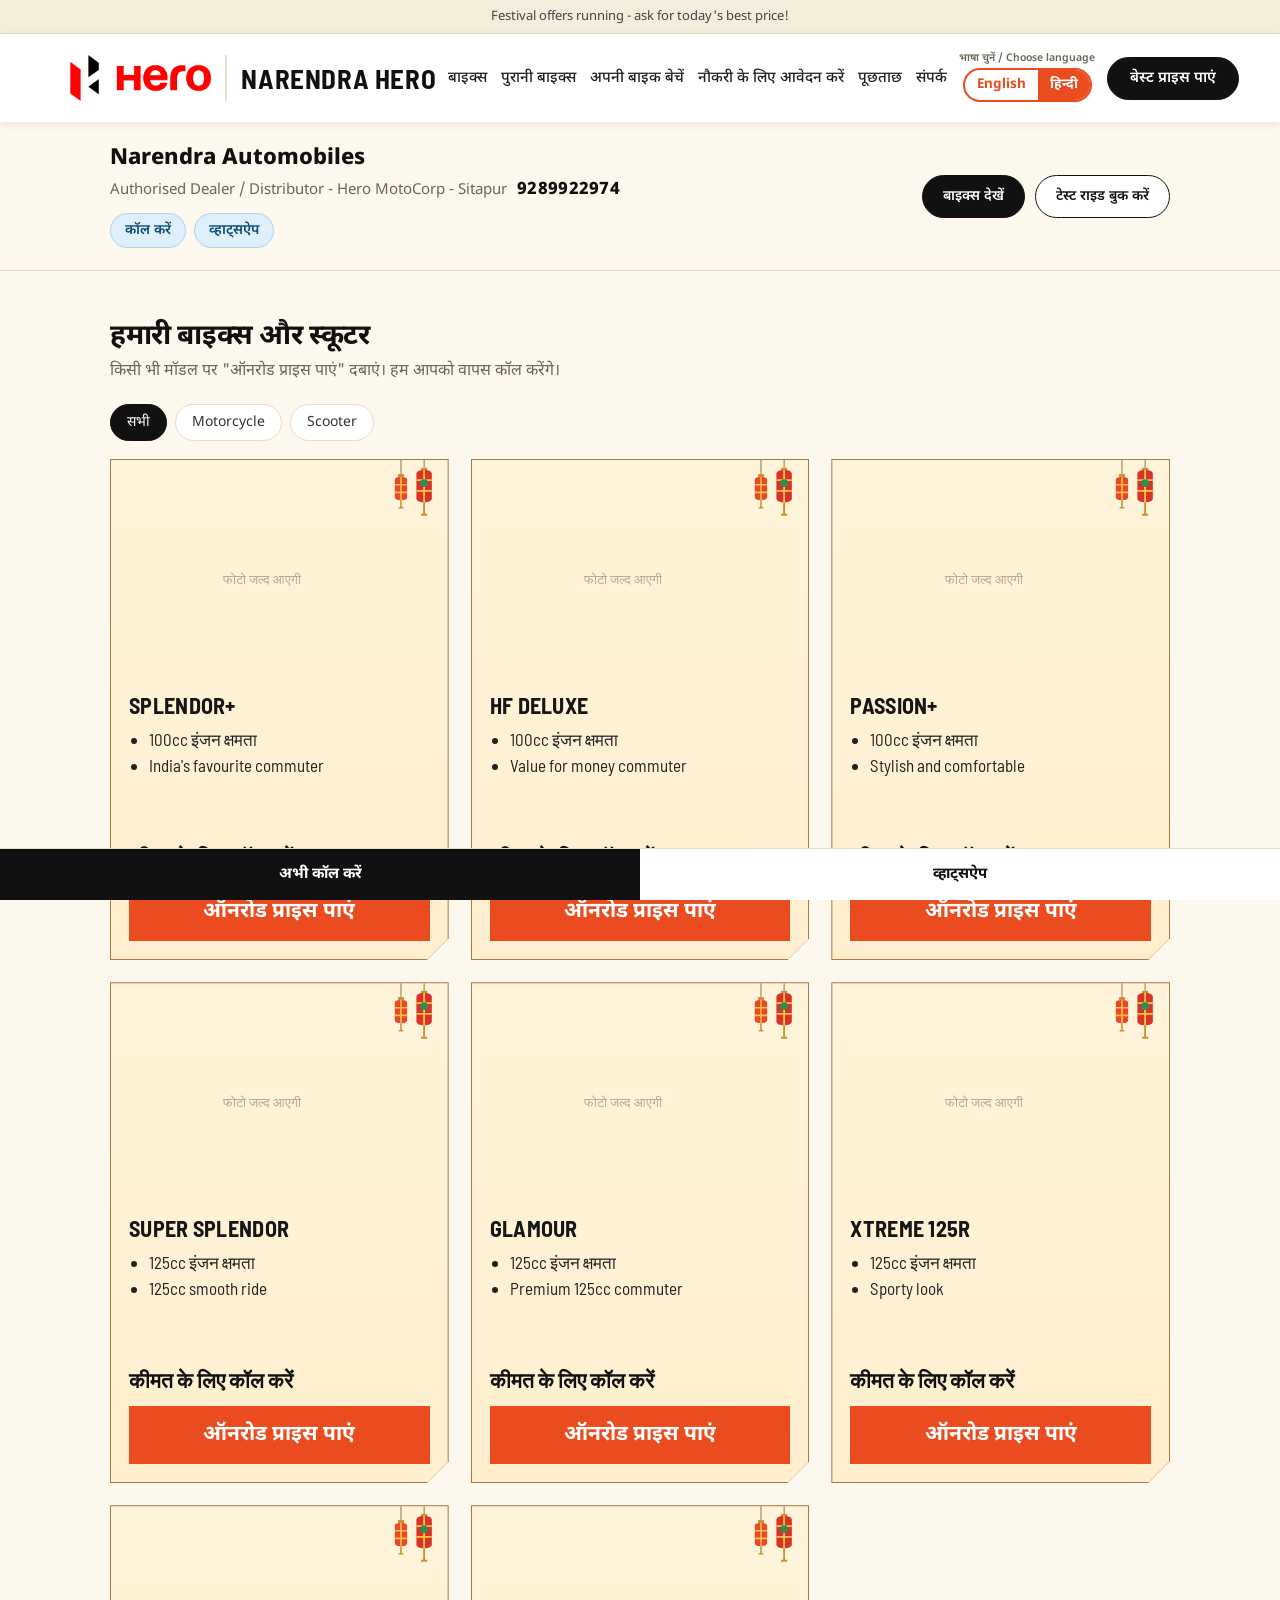
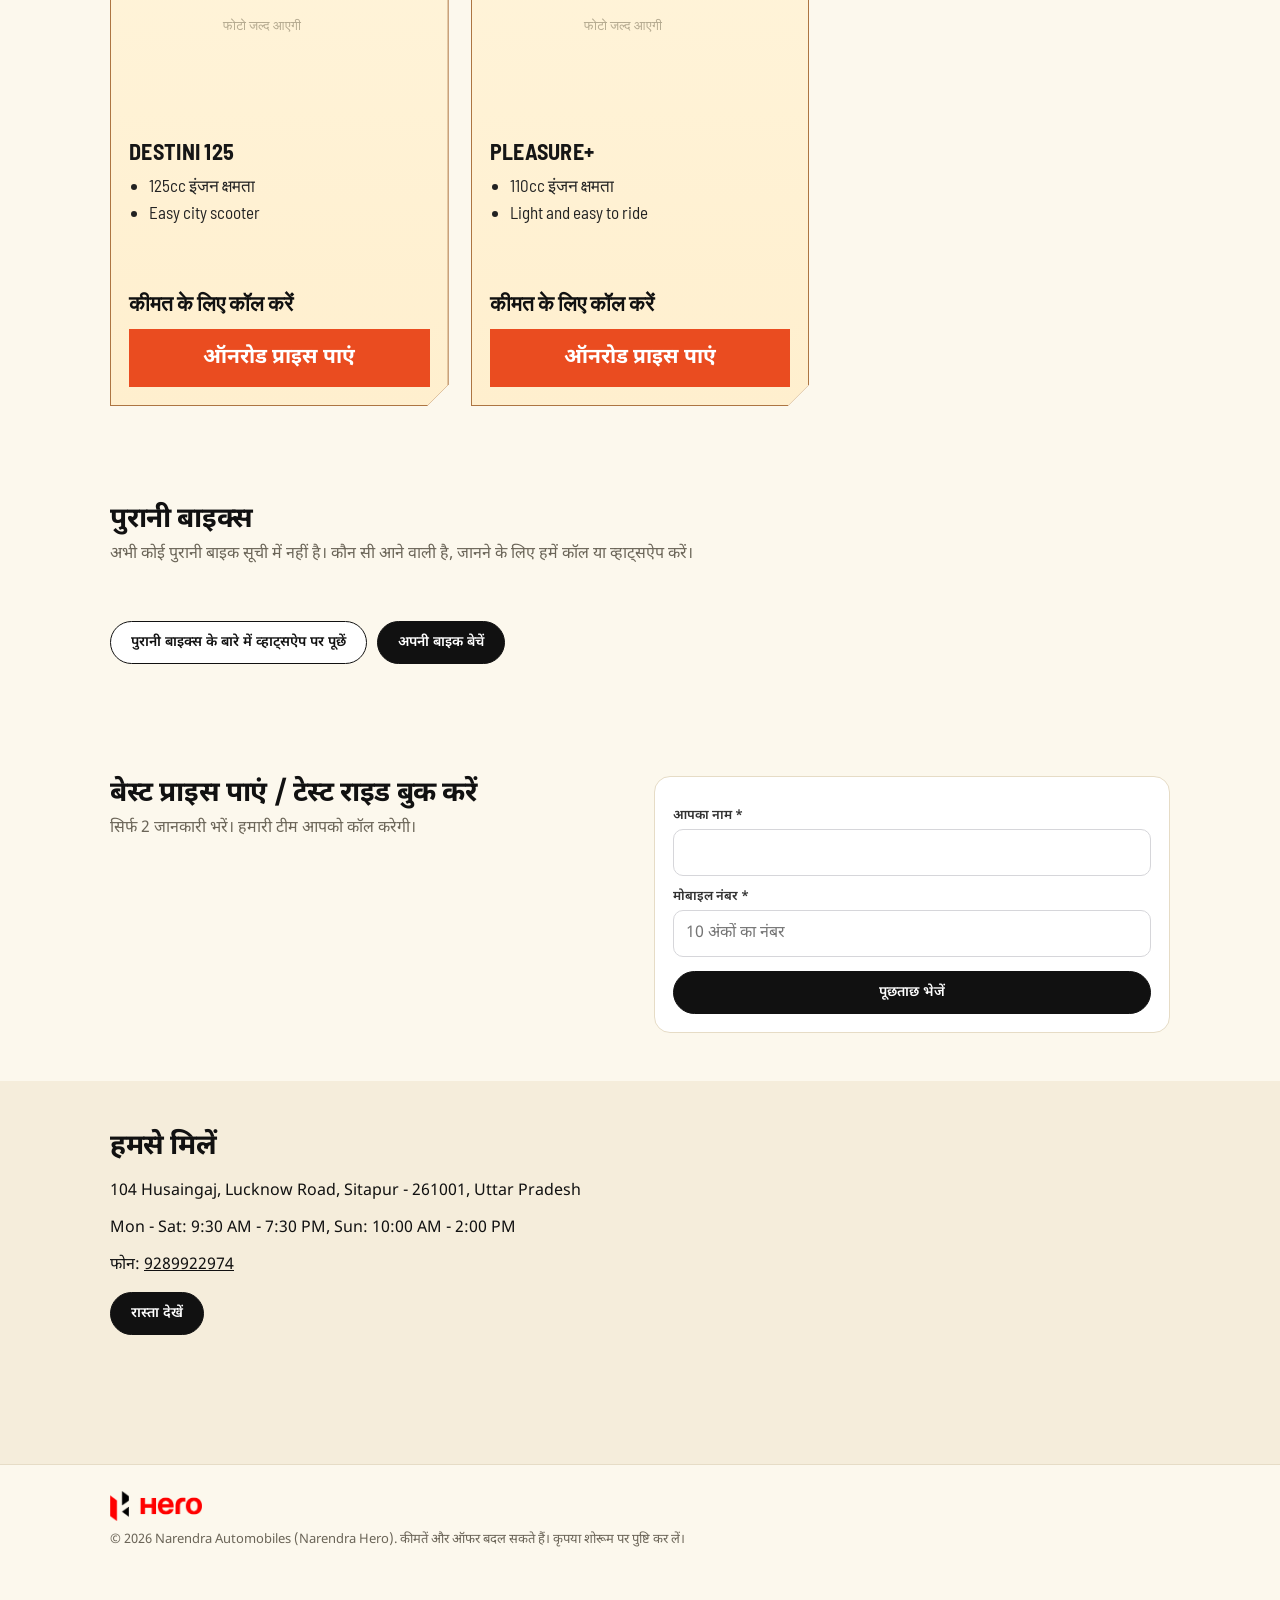
<file: index.html>
<!doctype html>
<html lang="en">
<head>
<meta charset="utf-8">
<meta name="viewport" content="width=device-width,initial-scale=1">
<title>Narendra Hero - Narendra Automobiles, Authorised Hero MotoCorp Dealer, Sitapur</title>
<meta name="description" content="Narendra Hero (Narendra Automobiles), authorised Hero MotoCorp dealer and distributor on Lucknow Road, Sitapur. See bikes and scooters, get onroad price, book a test ride, and buy or sell used bikes.">
<link rel="preconnect" href="https://fonts.googleapis.com"><link rel="preconnect" href="https://fonts.gstatic.com" crossorigin><link href="https://fonts.googleapis.com/css2?family=Barlow+Semi+Condensed:wght@500;600;700&family=Noto+Sans+Devanagari:wght@400;500;600;700&display=swap" rel="stylesheet">
<link rel="stylesheet" href="style.css?v=20261111a">
</head>
<body>
<div class="banner" id="offer"></div>
<header><div class="wrap">
  <a class="brand2" href="#top" id="brand" title="Narendra Hero"><span id="brandLogo"></span><span class="bname" id="bname"></span></a>
  <nav><a href="#models" data-i>Bikes</a><a href="#used" data-i>Used Bikes</a><a href="#sell" data-i>Sell Your Bike</a><a href="#jobs" data-i>Apply for Job</a><a href="#enquiry" data-i>Enquiry</a><a href="#contact" data-i>Contact</a></nav>
  <div class="hr"><div class="langbox"><span class="lgl">भाषा चुनें / Choose language</span><button type="button" class="langbtn" id="lang" data-l="hi"><span class="le">English</span><span class="lh">हिन्दी</span></button></div><a class="btn btn-red" href="#enquiry" style="padding:8px 16px" data-pt="Get Best Price" data-i>Get Best Price</a></div>
</div></header>

<div class="bn" id="bn" hidden><div class="slides" id="slides" aria-hidden="true"></div><div class="sdots" id="sdots"></div></div>

<div class="hero" id="top"><div class="wrap">
  <h1 id="h1" class="sr"></h1>
  <div class="hl"><div class="full" id="full"></div>
    <div class="tagrow first"><p id="tag"></p> <a class="ph" id="hphone"></a></div>
    <div class="tagrow links"><a class="btn btn-sky" id="hcall" data-i>Call</a><a class="btn btn-sky" id="hwa" target="_blank" rel="noopener" data-i>WhatsApp</a><div class="tagrow social" id="social" hidden></div></div></div>
  <div class="btns"><a class="btn btn-red" href="#models" data-i>See Bikes</a><a class="btn btn-line" href="#enquiry" data-pt="Book Test Ride" data-i>Book Test Ride</a></div>
  <div class="reels" id="reels" hidden></div>
</div></div>

<section id="models"><div class="wrap">
  <h2 data-i>Our Bikes and Scooters</h2><p class="sub" data-i>Tap "Get Onroad Price" on any model. We will call you back.</p>
  <div class="filters" id="filters"></div>
  <div class="grid" id="grid"></div>
</div></section>

<section id="used"><div class="wrap">
  <h2 data-i>Used Bikes</h2><p class="sub" id="usedSub">Checked second-hand bikes with sale price.</p>
  <div class="filters" id="usedFilters"></div>
  <div class="grid" id="usedGrid"></div>
  <p class="ubtns"><a class="btn btn-wa" id="waUsed" target="_blank" rel="noopener" data-i>Ask about used bikes on WhatsApp</a> <a class="btn btn-red" href="#sell" data-i>Sell Your Bike</a></p>
</div></section>

<div class="modal" id="sellPop" data-pop hidden><div class="mbox"><button class="mclose" type="button" data-close aria-label="Close">&times;</button>
  <h3 data-i>Sell Your Bike</h3><p class="sub" data-i>Want to sell your old bike? Share a few details and our team will call you.</p>
  <form class="pform" id="sellForm" novalidate>
    <input class="hp" type="text" name="botcheck" tabindex="-1" autocomplete="off">
    <label data-i>Your name *</label><input name="name" required maxlength="60">
    <label data-i>Mobile number *</label><input name="mobile" required inputmode="numeric" maxlength="10" placeholder="10 digit number" data-ip>
    <div class="fg2"><div><label data-i>Bike make *</label><input name="make" list="makeList" maxlength="30" placeholder="Hero, Bajaj..." data-ip autocomplete="off"></div><div><label data-i>Model *</label><input name="model" list="modelList" maxlength="40" placeholder="Splendor, Platina..." data-ip autocomplete="off"></div></div>
    <div class="fg2 keep"><div><label data-i>Year</label><input name="year" inputmode="numeric" maxlength="4" placeholder="2020"></div><div><label data-i>Run (km)</label><input name="km" inputmode="numeric" maxlength="8" placeholder="25000"></div></div>
    <label data-i>Price you expect (Rs)</label><input name="price" inputmode="numeric" maxlength="9" placeholder="Optional" data-ip>
    <label data-i>Village / City</label><input name="place" maxlength="60">
    <button class="btn btn-red" style="width:100%;margin-top:14px" type="submit" id="sellSend" data-i>Send Details</button>
    <div class="msg" id="sellMsg"></div>
    <datalist id="makeList"></datalist><datalist id="modelList"></datalist>
  </form>
</div></div>

<div class="modal" id="jobsPop" data-pop hidden><div class="mbox"><button class="mclose" type="button" data-close aria-label="Close">&times;</button>
  <h3 data-i>Apply for Job</h3><p class="sub" data-i>Want to work with us? Fill your basic details and our team will call you.</p>
  <form class="pform" id="jobForm" novalidate>
    <input class="hp" type="text" name="botcheck" tabindex="-1" autocomplete="off">
    <label data-i>Your name *</label><input name="name" required maxlength="60" autocomplete="name">
    <label data-i>Father's name *</label><input name="father" required maxlength="60">
    <label data-i>Mobile number *</label><input name="mobile" required inputmode="numeric" maxlength="10" placeholder="10 digit number" data-ip autocomplete="tel">
    <label data-i>Alternate number</label><input name="alt" inputmode="numeric" maxlength="10" placeholder="Optional" data-ip>
    <div class="fg2 keep"><div><label data-i>Age</label><input name="age" inputmode="numeric" maxlength="2" placeholder="25"></div><div><label data-i>Village / City *</label><input name="place" required maxlength="60"></div></div>
    <label data-i>Education *</label><input name="education" required maxlength="80" placeholder="12th, ITI, Diploma, B.Com..." data-ip>
    <label data-i>Post you want to apply for</label>
    <select name="position"><option value="" data-i>Any / Not sure</option><option value="Sales Executive" data-i>Sales Executive</option><option value="Service Mechanic / Technician" data-i>Service Mechanic / Technician</option><option value="Accountant / Cashier" data-i>Accountant / Cashier</option><option value="Office / Computer Operator" data-i>Office / Computer Operator</option><option value="Showroom Helper / Driver" data-i>Showroom Helper / Driver</option><option value="Other" data-i>Other</option></select>
    <label data-i>Experience *</label><textarea name="experience" required rows="3" maxlength="300" placeholder="Fresher, or for example: 2 years in bike showroom" data-ip></textarea>
    <button class="btn btn-red" style="width:100%;margin-top:14px" type="submit" id="jobSend" data-i>Apply Now</button>
    <div class="msg" id="jobMsg"></div>
  </form>
</div></div>

<section id="enquiry"><div class="wrap two">
  <div><h2 data-i>Get Best Price / Book Test Ride</h2><p class="sub" data-i>Fill 2 details. Our team will call you.</p></div>
  <form class="box" id="form" novalidate>
    <input class="hp" type="text" name="botcheck" tabindex="-1" autocomplete="off">
    <label data-i>Your name *</label><input name="name" required maxlength="60">
    <label data-i>Mobile number *</label><input name="mobile" required inputmode="numeric" maxlength="10" placeholder="10 digit number" data-ip>
    <div class="picked" id="picked" hidden></div>
    <button class="btn btn-red" style="width:100%;margin-top:14px" type="submit" id="send" data-i>Send Enquiry</button>
    <div class="msg" id="msg"></div>
  </form>
</div></section>

<section class="alt" id="contact"><div class="wrap two">
  <div><h2 data-i>Visit Us</h2><p id="addr"></p><p id="hrs"></p><p><span data-i>Phone:</span> <a id="telA"></a></p><p><a class="btn btn-red" id="dir" target="_blank" rel="noopener" data-i>Get Directions</a></p><p id="mailP"><span data-i>Email:</span> <a id="mailA"></a></p></div>
  <div id="mapBox"></div>
</div></section>

<footer><div class="wrap"><div id="flogo"></div>&copy; <span id="yr"></span> <span id="fname"></span>. <span data-i>Prices and offers may change. Please confirm at the showroom.</span><div class="vis" id="vis" hidden></div></div></footer>
<div class="bar"><a class="c" id="barCall" data-i>Call Now</a><a class="w" id="barWa" target="_blank" rel="noopener" data-i>WhatsApp</a></div>

<div class="opop" id="opop" hidden><div class="ocard" role="dialog" aria-modal="true" aria-labelledby="otitle">
  <button type="button" class="ox" id="ox" aria-label="Close" hidden>&times;</button>
  <h3 id="otitle">Get Onroad Price</h3><p class="obike" id="obike"></p>
  <form id="oform" novalidate>
    <input name="name" id="oname" placeholder="Your name" data-ip autocomplete="name" maxlength="60">
    <input name="mobile" placeholder="Mobile number (10 digits)" data-ip inputmode="numeric" maxlength="10" autocomplete="tel">
    <input class="hp" name="botcheck" tabindex="-1" autocomplete="off" aria-hidden="true">
    <div class="omsg" id="omsg" aria-live="polite"></div>
    <button class="osave" id="osave" type="submit" data-i>SAVE</button>
  </form>
</div></div>

<div class="modal" id="modal" hidden><div class="mbox"><button class="mclose" id="mclose" type="button" aria-label="Close">&times;</button><div id="mbody"></div></div></div>
<script src="config.js?v=20261111a"></script><script src="lists.js?v=20261111a"></script><script src="models.js?v=20261111a"></script><script src="app.js?v=20261111a"></script>
</body></html>
</file>
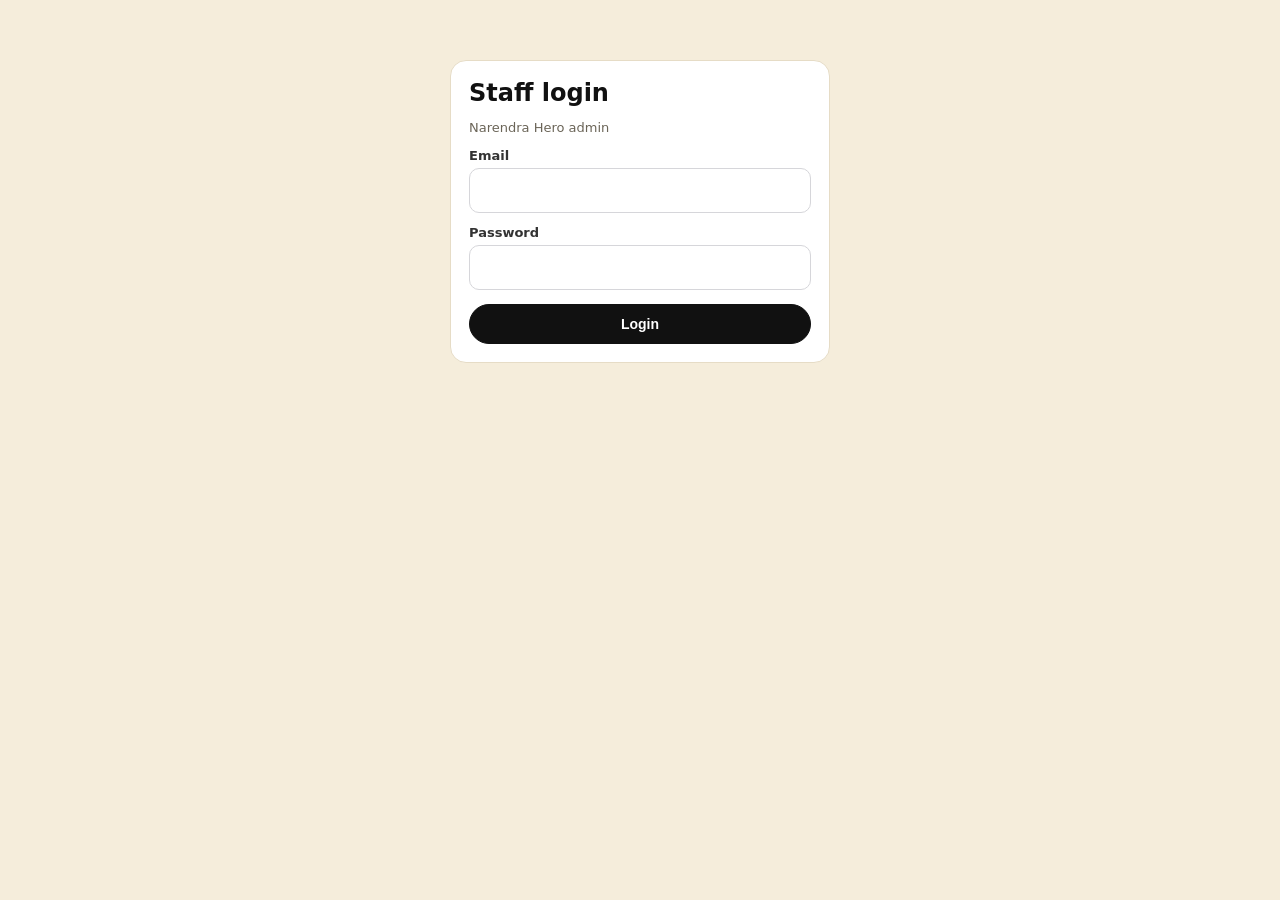
<file: admin.html>
<!doctype html>
<html lang="en">
<head>
<meta charset="utf-8">
<meta name="viewport" content="width=device-width,initial-scale=1">
<meta name="robots" content="noindex,nofollow">
<title>Staff Admin - Narendra Hero</title>
<link rel="stylesheet" href="style.css">
<style>
body{padding-bottom:0;background:var(--soft)}
.top{background:#fff;border-bottom:1px solid var(--line);position:sticky;top:0;z-index:10}.top .wrap{display:flex;align-items:center;justify-content:space-between;height:56px;gap:10px}
.tabs{display:flex;gap:8px;flex-wrap:wrap;margin:16px 0}
@media(max-width:600px){#who{display:none}.top b{white-space:nowrap}}
.vstat{display:grid;grid-template-columns:repeat(3,1fr);gap:10px;margin-top:16px}.vstat[hidden]{display:none}.vstat div{background:#fff;border:1px solid var(--line);border-radius:14px;padding:10px 12px}.vstat b{display:block;font-size:22px;line-height:1.2}.vstat small{color:var(--mut);font-size:12px}
.row{background:#fff;border:1px solid var(--line);border-radius:14px;padding:10px;display:flex;gap:12px;align-items:center;margin-bottom:10px}
.row .th{width:72px;height:56px;border-radius:8px;background:var(--soft);object-fit:cover;flex:none;display:flex;align-items:center;justify-content:center;font-size:10px;color:#aaa}
.row .info{flex:1;min-width:0}.row .info b{display:block}.row .info small{color:var(--mut)}
.acts{display:flex;gap:6px;flex-wrap:wrap;justify-content:flex-end}.sm{padding:6px 12px;font-size:13px}
.chipx{font-size:11px;border-radius:999px;padding:2px 8px;border:1px solid var(--line);background:var(--soft);margin-left:6px}
.chipx.off{color:#b00020;border-color:#e8b4bc}
.fld{margin-bottom:6px}.grid2{display:grid;grid-template-columns:1fr 1fr;gap:0 12px}@media(max-width:600px){.grid2{grid-template-columns:1fr}.row{flex-wrap:wrap}}
.photos{display:flex;gap:8px;flex-wrap:wrap;margin:8px 0}.ph{position:relative;width:92px}.ph img{width:92px;height:70px;object-fit:cover;border-radius:8px;display:block}.ph button{font-size:11px;padding:3px 6px;margin-top:3px;width:100%}
.toast{position:fixed;left:50%;transform:translateX(-50%);top:14px;background:#111;color:#fff;padding:10px 16px;border-radius:10px;z-index:99;font-size:14px;max-width:90vw}.toast.bad{background:#b00020}
.login{max-width:380px;margin:60px auto}.hint{color:var(--mut);font-size:13px}
.note{width:100%;margin-top:6px;padding:8px;font-size:13px}
.bgrid{display:grid;grid-template-columns:repeat(auto-fill,minmax(260px,1fr));gap:12px;margin-top:14px}
.bc{background:#fff;border:1px solid var(--line);border-radius:14px;overflow:hidden}.bc.hid{opacity:.55}
.bc img{width:100%;aspect-ratio:16/7;object-fit:cover;display:block;background:var(--soft)}
.bc .b{padding:10px;display:flex;gap:6px;flex-wrap:wrap;align-items:center}.bc .b b{margin-right:auto}
</style>
</head>
<body>
<div id="app"></div>
<script src="config.js"></script><script src="lists.js"></script><script src="admin.js"></script>
</body></html>
</file>
<file: style.css>
:root{--ink:#111;--soft:#f5eddb;--line:#e6dcc6;--mut:#6b6558;--cream:#fcf8ed}
*{box-sizing:border-box}html{scroll-behavior:smooth}
body{margin:0;font-family:system-ui,-apple-system,"Segoe UI",Roboto,Arial,sans-serif;color:var(--ink);background:var(--cream);padding-bottom:60px;-webkit-font-smoothing:antialiased}
a{color:inherit}.wrap{max-width:1100px;margin:0 auto;padding:0 20px}
.banner{background:var(--soft);color:#444;text-align:center;padding:8px 12px;font-size:13px;border-bottom:1px solid var(--line)}
header{position:sticky;top:0;z-index:20;background:rgba(252,248,237,.94);backdrop-filter:blur(8px);border-bottom:1px solid var(--line)}
header .wrap{display:flex;align-items:center;justify-content:space-between;height:60px;gap:12px}
.brand{width:36px;height:36px;border-radius:50%;background:var(--ink);color:#fff;display:flex;align-items:center;justify-content:center;font-weight:800;font-size:13px;text-decoration:none;letter-spacing:.5px}
nav{display:flex;gap:22px;font-size:14px;color:#444}nav a{text-decoration:none}nav a:hover{color:#000;text-decoration:underline;text-underline-offset:6px}
.btn{display:inline-block;border:1px solid var(--ink);border-radius:999px;padding:11px 20px;font-weight:600;font-size:14px;cursor:pointer;text-decoration:none;text-align:center;transition:.15s}
.btn-red{background:var(--ink);color:#fff}.btn-red:hover{background:#333}
.btn-wa,.btn-line{background:#fff;color:var(--ink)}.btn-wa:hover,.btn-line:hover{background:var(--soft)}
.hero{background:var(--soft);padding:64px 0 56px;border-bottom:1px solid var(--line);position:relative;overflow:hidden;isolation:isolate}
.hero h1{margin:0;font-size:clamp(44px,10vw,88px);line-height:1;font-weight:900;letter-spacing:-1.5px}
.hero .full{font-size:clamp(17px,3vw,24px);font-weight:700;margin:14px 0 4px}
.hero p{margin:0 0 26px;color:var(--mut);font-size:16px;max-width:560px}
.hero .btns{display:flex;gap:10px;flex-wrap:wrap}
section{padding:48px 0}section h2{margin:0 0 6px;font-size:28px;letter-spacing:-.4px}.sub{color:var(--mut);margin:0 0 22px}
.alt{background:var(--soft)}
.filters{display:flex;gap:8px;flex-wrap:wrap;margin-bottom:18px}
.chip{border:1px solid var(--line);background:#fff;border-radius:999px;padding:8px 16px;font-size:14px;cursor:pointer;color:#333}.chip.on{background:var(--ink);color:#fff;border-color:var(--ink)}
.grid{display:grid;grid-template-columns:repeat(auto-fill,minmax(250px,1fr));gap:18px}
.card{background:#fff;border:1px solid var(--line);border-radius:16px;overflow:hidden;display:flex;flex-direction:column}
.card .img{aspect-ratio:4/3;background:var(--soft);display:flex;align-items:center;justify-content:center;color:#b4b4ba;font-size:12px;letter-spacing:.4px}
.card .img img{width:100%;height:100%;object-fit:cover}
.card .b{padding:14px;display:flex;flex-direction:column;gap:7px;flex:1}.card h3{margin:0;font-size:18px}
.card .b>div:nth-of-type(2){color:var(--mut);font-size:14px}
.tags{display:flex;gap:6px;flex-wrap:wrap}.tag{border:1px solid var(--line);border-radius:999px;padding:2px 10px;font-size:12px;color:#555}
.price{font-weight:700}.card .btn{margin-top:auto;padding:10px}
.two{display:grid;grid-template-columns:1fr 1fr;gap:28px}
@media(max-width:760px){.two{grid-template-columns:1fr}nav{display:none}.hero{padding:44px 0 40px}}
.box{background:#fff;border:1px solid var(--line);border-radius:16px;padding:18px}
label{display:block;font-size:13px;font-weight:600;margin:12px 0 5px;color:#333}
input,select,textarea{width:100%;padding:12px;border:1px solid #d6d6da;border-radius:10px;font:inherit;background:#fff}
input:focus,select:focus{outline:2px solid #111;outline-offset:0}
.emi-out{margin-top:14px;background:var(--soft);border-radius:10px;padding:14px;font-size:15px;line-height:1.6}.emi-out b{font-size:24px}
.msg{margin-top:10px;font-size:14px;padding:10px;border-radius:10px;display:none}.ok{background:#f1f1f2;color:#111;display:block}.err{background:#f1f1f2;color:#b00020;display:block}
.hp{position:absolute;left:-9999px;opacity:0}
footer{background:var(--cream);color:var(--mut);padding:26px 0;font-size:13px;border-top:1px solid var(--line)}
.bar{position:fixed;left:0;right:0;bottom:0;display:flex;z-index:30;border-top:1px solid var(--line)}.bar a{flex:1;text-align:center;padding:16px 6px;font-weight:700;text-decoration:none;font-size:15px}
.bar .c{background:var(--ink);color:#fff}.bar .w{background:#fff;color:var(--ink)}
iframe{width:100%;height:280px;border:0;border-radius:16px;filter:grayscale(1)}
#hlogo{margin-bottom:14px}#hlogo .logo{height:44px;width:auto;display:block}#flogo{margin-bottom:10px;touch-action:manipulation}#flogo .logo{height:30px;width:auto;display:block;cursor:default;user-select:none;-webkit-user-select:none;-webkit-touch-callout:none;-webkit-tap-highlight-color:transparent}
.vis{margin-top:8px;font-size:12px;color:var(--mut)}#vis,#fname{-webkit-user-select:none;user-select:none;-webkit-tap-highlight-color:transparent;touch-action:manipulation}.vis[hidden]{display:none}

.card .img{cursor:pointer;position:relative}.badge{position:absolute;right:8px;bottom:8px;background:rgba(0,0,0,.65);color:#fff;border-radius:999px;font-size:11px;padding:2px 8px}
.modal{position:fixed;inset:0;background:rgba(0,0,0,.55);z-index:50;display:flex;align-items:center;justify-content:center;padding:14px}.modal[hidden]{display:none}
.mbox{background:#fff;border-radius:18px;max-width:640px;width:100%;max-height:92vh;overflow:auto;position:relative;padding:14px}
.mclose{position:absolute;right:10px;top:8px;border:0;background:#fff;font-size:30px;line-height:1;cursor:pointer;z-index:2;width:38px;height:38px;border-radius:50%}
.gmain{width:100%;aspect-ratio:4/3;object-fit:contain;background:var(--soft);border-radius:12px;display:block}
.gph{aspect-ratio:4/3;background:var(--soft);border-radius:12px;display:flex;align-items:center;justify-content:center;color:#b4b4ba;font-size:13px}
.thumbs{display:flex;gap:8px;overflow-x:auto;margin:10px 0}.thumbs img{width:64px;height:64px;object-fit:cover;border-radius:8px;border:2px solid transparent;cursor:pointer;flex:none}.thumbs img.on{border-color:#111}
.mbox h3{margin:8px 0 6px;font-size:22px}.mbox p{margin:8px 0;color:#444;line-height:1.5;white-space:pre-line}.mbtns{display:flex;gap:10px;flex-wrap:wrap;margin-top:14px}

.fg2{display:grid;grid-template-columns:1fr 1fr;gap:0 12px}@media(max-width:420px){.fg2:not(.keep){grid-template-columns:1fr}}
.ubtns{margin-top:16px;display:flex;gap:10px;flex-wrap:wrap}

.tagrow{display:flex;flex-wrap:wrap;align-items:center;gap:10px 14px;margin:0 0 26px}
.hero .tagrow p{margin:0;max-width:none}
.tagrow .ph{font-weight:800;font-size:17px;text-decoration:none;color:inherit;letter-spacing:.3px}
.btn-sky{background:#dff0fc;border-color:#a9d3f0;color:#0b4a73;padding:8px 18px}.btn-sky:hover{background:#cde7f9}
.picked{margin-top:14px;background:var(--soft);border:1px solid var(--line);border-radius:10px;padding:10px 12px;font-size:14px;display:flex;align-items:center;justify-content:space-between;gap:8px}.picked[hidden]{display:none}
.picked button{border:0;background:none;font-size:22px;line-height:1;cursor:pointer;color:var(--mut)}
/* banner slideshow behind the hero */
.hero .slides{position:absolute;inset:0;z-index:-2}
.hero .slide{position:absolute;inset:0;background-size:cover;background-position:center;opacity:0;transition:opacity 1.2s ease}.hero .slide.on{opacity:1}
.hero.has-slides{background:#111;color:#fff;border-bottom:0}
.hero.has-slides::before{content:"";position:absolute;inset:0;z-index:-1;background:linear-gradient(90deg,rgba(8,8,10,.8) 0%,rgba(8,8,10,.55) 55%,rgba(8,8,10,.3) 100%)}
.hero.has-slides h1,.hero.has-slides .full{color:#fff}.hero.has-slides p{color:#e4e4e7}
.hero.has-slides #hlogo .logo{background:#fff;padding:8px 12px;border-radius:12px;height:58px;box-sizing:border-box}
.hero.has-slides .btn-red{background:#fff;color:#111;border-color:#fff}.hero.has-slides .btn-red:hover{background:#ececee}
.hero.has-slides .btn-line{background:transparent;color:#fff;border-color:rgba(255,255,255,.6)}.hero.has-slides .btn-line:hover{background:rgba(255,255,255,.14)}
.sdots{position:absolute;right:20px;bottom:16px;display:flex;gap:8px;z-index:2}
.sdots button{width:26px;height:3px;border:0;padding:0;background:rgba(255,255,255,.4);cursor:pointer;border-radius:2px}.sdots button.on{background:#fff}
@media(max-width:760px){.hero.has-slides::before{background:rgba(8,8,10,.6)}}
@media(prefers-reduced-motion:reduce){.hero .slide{transition:none}}

/* ---- bike cards: cream card with a cut corner, key points, price row and an orange button */
#grid,#usedGrid{grid-template-columns:repeat(auto-fill,minmax(300px,1fr));gap:22px}
.bcard{--bd:#ad7542;--g1:#fff4da;--g2:#ffefce;--btn:#ea4c20;--btnh:#d4400f;--sep:#d9bd8f;--mutp:#a89e86;background:var(--bd);padding:1px;clip-path:polygon(0 0,100% 0,100% calc(100% - 22px),calc(100% - 22px) 100%,0 100%);filter:none}
.bin{position:relative;background:linear-gradient(180deg,var(--g1) 0%,var(--g2) 100%);clip-path:polygon(0 0,100% 0,100% calc(100% - 20px),calc(100% - 20px) 100%,0 100%);padding:18px 18px 18px;display:flex;flex-direction:column;height:100%;box-sizing:border-box;font-family:"Barlow Semi Condensed","Arial Narrow",system-ui,sans-serif}
.bin .lants{position:absolute;right:10px;top:0;width:54px;height:auto;pointer-events:none}
.bimg{position:relative;height:190px;display:flex;align-items:center;justify-content:center;cursor:pointer;margin:6px 34px 8px 0}
.bimg img{max-width:100%;max-height:100%;width:auto;height:auto;object-fit:contain;mix-blend-mode:multiply}
.bimg span{color:#b4a98f;font-size:13px}
.bin h3{margin:10px 0 8px;font-size:22px;font-weight:700;text-transform:uppercase;letter-spacing:.3px;color:#161616}
.specs{margin:0 0 14px;padding-left:20px;font-size:17px;line-height:1.55;color:#222;min-height:105px}
.specs li::marker{color:#222}
.prow{display:flex;gap:0;align-items:stretch;margin-top:auto;padding-bottom:14px}
.prow .p1{flex:1;padding-right:14px;min-width:0}.prow .p2{flex:1;padding-left:16px;border-left:1px solid var(--sep);min-width:0}
.prow s{display:block;font-size:27px;font-weight:700;color:#b9ae94;text-decoration-thickness:2px}
.prow b{display:block;font-size:29px;font-weight:700;color:#111;line-height:1.15}.prow .p1.only b{font-size:27px}.prow .p1 b.cp{font-size:21px}
.prow small{display:block;font-size:14px;color:var(--mutp);line-height:1.25;margin-top:3px;text-transform:uppercase}
.prow .p2 small.og{color:#1a8f3c;text-transform:none;font-size:15px;font-weight:600}.prow .p2 small.rd{color:#d0261b;text-transform:none;font-size:15px}
.deal{display:block;box-sizing:border-box;text-align:center;text-decoration:none;border:0;background:var(--btn);color:#fff;font:700 21px "Barlow Semi Condensed","Arial Narrow",system-ui,sans-serif;letter-spacing:.3px;padding:15px 12px;cursor:pointer;width:100%;transition:.15s}
.deal:hover{background:var(--btnh)}
@media(max-width:420px){#grid,#usedGrid{grid-template-columns:1fr}.prow s,.prow b{font-size:25px}}
.bcard.used{--bd:#6f86a6;--g1:#f5f8fc;--g2:#e3ebf5;--btn:#245a9e;--btnh:#1b4a85;--sep:#b6c6dc;--mutp:#7d8ba0}
.bcard.used .lants{filter:hue-rotate(205deg) saturate(.75)}
.utag{position:absolute;left:0;top:0;background:#245a9e;color:#fff;font-weight:700;font-size:13px;letter-spacing:.8px;padding:4px 12px}
.bcard.used .specs{min-height:90px}

/* ---- orange "Get Onroad Price" card (name + mobile + Save). The little cross at the top left shows after 5 seconds. */
.opop{position:fixed;inset:0;background:rgba(0,0,0,.6);z-index:70;display:flex;align-items:center;justify-content:center;padding:16px}.opop[hidden]{display:none}
.ocard{position:relative;width:min(100%,380px);background:linear-gradient(180deg,#f46a35 0%,#e5481b 100%);color:#fff;padding:40px 22px 22px;clip-path:polygon(0 0,100% 0,100% calc(100% - 24px),calc(100% - 24px) 100%,0 100%);box-shadow:0 10px 40px rgba(0,0,0,.35);font-family:"Barlow Semi Condensed","Arial Narrow",system-ui,sans-serif}
.ocard h3{margin:0 0 4px;font-size:26px;font-weight:700;text-transform:uppercase;letter-spacing:.4px}
.ocard .obike{margin:0 0 16px;font-size:18px;opacity:.95}.ocard .obike[hidden]{display:none}
.ocard input{background:#fff;color:#111;border:0;border-radius:6px;margin:0 0 10px;padding:14px 12px;font-size:16px;font-family:system-ui,-apple-system,"Segoe UI",Roboto,Arial,sans-serif}
.ocard input.hp{position:absolute;left:-9999px;width:1px;height:1px;opacity:0;padding:0;margin:0}
.ocard input:focus{outline:3px solid #ffd2bf}
.omsg{min-height:20px;font-size:15px;margin:0 0 8px}.omsg.err{color:#fff;background:rgba(0,0,0,.28);padding:6px 10px;border-radius:6px}.omsg.ok{background:rgba(255,255,255,.22);padding:6px 10px;border-radius:6px}.omsg:empty{padding:0;background:none}
.osave{width:100%;border:0;border-radius:6px;background:#161616;color:#fff;font:700 20px "Barlow Semi Condensed","Arial Narrow",system-ui,sans-serif;letter-spacing:.6px;padding:14px;cursor:pointer}.osave:disabled{opacity:.6}.osave:hover:not(:disabled){background:#000}
.ox{position:absolute;left:8px;top:6px;width:26px;height:26px;border-radius:50%;border:0;background:rgba(255,255,255,.28);color:#fff;font-size:19px;line-height:1;cursor:pointer;padding:0;animation:oxin .4s ease}.ox[hidden]{display:none}
@keyframes oxin{from{opacity:0}to{opacity:1}}

/* ---- header strip like heromotocorp.com: taller white bar with the Hero logo + "Narendra Hero", and a clear banner under it */
header{background:#fff;border-bottom:0;box-shadow:0 2px 8px rgba(0,0,0,.09);backdrop-filter:none}
header .wrap{height:88px;max-width:1180px}
.brand2{display:flex;align-items:center;gap:14px;text-decoration:none;color:var(--ink);flex:none}
.brand2 .logo{height:46px;width:auto;display:block}
.brand2 #brandLogo{display:flex;align-items:center;padding-right:14px;border-right:2px solid #e6e0d2}
.bname{font-family:"Barlow Semi Condensed","Arial Narrow",system-ui,sans-serif;font-weight:700;font-size:30px;line-height:1;letter-spacing:.6px;text-transform:uppercase;white-space:nowrap}
header nav{font-size:16px;gap:24px;color:#222}header nav a{font-weight:500}
header .btn-red{padding:11px 22px!important;font-size:15px}
.bn{position:relative;width:100%;aspect-ratio:3.8/1;min-height:150px;max-height:620px;overflow:hidden;background:var(--soft)}.bn[hidden]{display:none}
.bn .slides{position:absolute;inset:0;z-index:0}
.bn .slide{position:absolute;inset:0;background-size:cover;background-position:center;opacity:0;transition:opacity 1.2s ease}.bn .slide.on{opacity:1}
.bn .sdots{position:absolute;right:18px;bottom:14px;display:flex;gap:8px;z-index:2}
.bn .sdots button{width:26px;height:4px;border:0;padding:0;background:rgba(0,0,0,.3);cursor:pointer;border-radius:2px}.bn .sdots button.on{background:#fff;box-shadow:0 0 0 1px rgba(0,0,0,.25)}
.hero{background:var(--cream);padding:22px 0;border-bottom:1px solid var(--line)}
.hero .wrap{display:flex;flex-wrap:wrap;align-items:center;justify-content:space-between;gap:14px 28px}
.hero .hl{min-width:0}.hero .full{font-size:22px;font-weight:800;margin:0 0 6px;color:var(--ink)}
.hero .tagrow{margin:0}.hero .tagrow p{color:var(--mut);font-size:15px}
.hero .btns{display:flex;gap:10px;flex-wrap:wrap}
.sr{position:absolute;width:1px;height:1px;overflow:hidden;clip:rect(0 0 0 0);white-space:nowrap}
@media(max-width:760px){header .wrap{height:66px}.brand2 .logo{height:34px}.brand2{gap:10px}.brand2 #brandLogo{padding-right:10px}.bname{font-size:20px;letter-spacing:.3px}header .btn-red{padding:9px 14px!important;font-size:13px}.hero{padding:18px 0}.hero .full{font-size:19px}}
@media(max-width:600px){header .btn-red{display:none}}

/* ---- Hindi / English switch */
header .hr{display:flex;align-items:center;gap:12px}
.langbtn{display:inline-flex;align-items:center;border:2px solid #ea4c20;border-radius:999px;background:#fff;padding:0;cursor:pointer;font:600 14px/1 inherit;font-family:inherit;overflow:hidden;flex:none}
.langbtn span{padding:8px 12px;color:#ea4c20;font-weight:700;font-family:"Noto Sans Devanagari","Barlow Semi Condensed",system-ui,sans-serif}
.langbtn[data-l="en"] .le,.langbtn[data-l="hi"] .lh{background:#ea4c20;color:#fff}
html[lang="hi"] body,html[lang="hi"] button,html[lang="hi"] input,html[lang="hi"] textarea{font-family:"Noto Sans Devanagari","Barlow Semi Condensed",system-ui,sans-serif}
html[lang="hi"] .deal,html[lang="hi"] .btn{letter-spacing:0;text-transform:none}
html[lang="hi"] nav{font-size:15px}
@media(max-width:760px){.langbtn span{padding:7px 10px;font-size:13px}header .hr{gap:8px}}
/* ---- social links row (under phone / Call / WhatsApp) and Apply for Job form */
.hero .tagrow.social{margin:12px 0 0;gap:10px}.tagrow.social[hidden]{display:none}
.tagrow.social .btn-sky{padding:7px 16px;font-size:14px}
select{width:100%;padding:12px;border:1px solid #d6d6da;border-radius:10px;font:inherit;background:#fff}
textarea{resize:vertical}
header nav{white-space:nowrap;font-size:14.5px;gap:14px}@media(min-width:1121px){.bname{font-size:27px}}
@media(min-width:761px) and (max-width:1120px){header .wrap{gap:10px}header nav{font-size:13.5px;gap:11px}header .hr{gap:8px}.bname{font-size:21px;letter-spacing:.2px}.brand2{gap:8px}.brand2 .logo{height:36px}.brand2 #brandLogo{padding-right:8px}header .btn-red{padding:9px 13px!important;font-size:13px}}
html[lang="hi"] .tagrow.social .btn{letter-spacing:0}
html[lang="hi"] select{font-family:"Noto Sans Devanagari","Barlow Semi Condensed",system-ui,sans-serif}
@media(min-width:761px) and (max-width:940px){header nav{display:none}}
header .hr{flex:none}header .btn-red{white-space:nowrap}
[data-pop] .mbox{max-width:520px;padding:22px 18px 18px}[data-pop] .mbox h3{margin:0 40px 4px 0;font-size:24px}[data-pop] .mbox .sub{margin:0 0 6px;white-space:normal}.pform{margin:0}

/* ---- promo reels (picture of the reel; tap to watch on Facebook / Instagram / YouTube) */
.reels{margin:16px 0 0}.reels[hidden]{display:none}
.reels .rhead{font-weight:700;font-size:15px;margin:0 0 8px}
.reels .rrow{display:flex;gap:12px;overflow-x:auto;padding:2px 2px 8px;scroll-snap-type:x proximity;-webkit-overflow-scrolling:touch}
.reels .rcard{flex:0 0 170px;scroll-snap-align:start;background:#fff;border:1px solid var(--line);border-radius:14px;padding:8px;display:flex;flex-direction:column;gap:6px}
.reels .rpic{position:relative;display:block;border-radius:10px;overflow:hidden;background:#222;aspect-ratio:9/13}
.reels .rpic img{width:100%;height:100%;object-fit:cover;display:block}
.reels .rplay{position:absolute;left:50%;top:50%;width:46px;height:46px;margin:-23px 0 0 -23px;border-radius:50%;background:rgba(0,0,0,.55);border:2px solid #fff}
.reels .rplay:after{content:"";position:absolute;left:18px;top:13px;border-left:15px solid #fff;border-top:9px solid transparent;border-bottom:9px solid transparent}
.reels .rt{font-weight:600;font-size:13.5px;line-height:1.3;min-height:2.6em;overflow:hidden}
.reels .rls{display:flex;flex-wrap:wrap;align-items:center;gap:5px;font-size:12px;color:var(--mut)}
.reels .rl{background:#dff0fc;border:1px solid #a9d3f0;color:#0b4a73;border-radius:999px;padding:4px 10px;font-weight:600;text-decoration:none;font-size:12px}
.reels .rl:hover{background:#cde7f9}
@media(min-width:761px){.reels .rcard{flex-basis:190px}}
/* promo reels: full-width row under the buttons; platform tag on a card that has one link */
.hero .wrap>.reels{flex:0 0 100%;margin:8px 0 0}
.reels .rt{color:#111}
.reels .rtag{position:absolute;left:8px;top:8px;border-radius:999px;padding:3px 10px;font-size:12px;font-weight:700;color:#fff;background:#333}
.reels .rtag-facebook{background:#1877f2}.reels .rtag-instagram{background:#c13584}.reels .rtag-youtube{background:#e00}
@media(min-width:761px){.reels .rrow{gap:16px}}
/* language switch: "Choose language" label above the English / Hindi button */
.langbox{display:flex;flex-direction:column;align-items:center;gap:3px;flex:none}
.langbox .lgl{font-size:10.5px;line-height:1;font-weight:600;color:var(--mut);white-space:nowrap;font-family:"Noto Sans Devanagari","Barlow Semi Condensed",system-ui,sans-serif}
.langbtn span{padding:6px 12px;font-size:13.5px}
@media(max-width:760px){.langbtn span{padding:5px 7px;font-size:11.5px}.langbox{gap:2px}.langbox .lgl{font-size:9px;white-space:normal;text-align:center;max-width:84px;line-height:1.15}header .brand2 .logo{height:28px}header .brand2{gap:8px}header .brand2 #brandLogo{padding-right:8px}header .bname{font-size:15px;letter-spacing:.2px}header .hr{gap:6px}}

@media(max-width:380px){header .bname{font-size:13px}header .brand2 .logo{height:24px}.langbtn span{padding:5px 6px;font-size:11px}.langbox .lgl{max-width:74px}}
/* hero: phone number right after the dealer line; Call, WhatsApp and every social button together in the next line */
.hero .tagrow.first{display:block;margin:0}
.hero .tagrow.first p{display:inline}
.hero .tagrow.first .ph{display:inline-block;margin-left:6px;white-space:nowrap;vertical-align:baseline}
.hero .tagrow.links{display:flex;flex-wrap:wrap;gap:8px;margin:12px 0 0;align-items:center}
.hero .tagrow.links .tagrow.social{display:contents}
.hero .tagrow.links .tagrow.social[hidden]{display:none}
.hero .tagrow.links .btn{padding:7px 14px;font-size:14px;white-space:nowrap;flex:0 0 auto}
@media(max-width:560px){.hero .tagrow.links{flex-wrap:nowrap;gap:5px}.hero .tagrow.links .btn{padding:7px 9px;font-size:12.5px}}
@media(max-width:360px){.hero .tagrow.links{gap:4px}.hero .tagrow.links .btn{padding:6px 7px;font-size:11.5px}}
/* promo reels on a phone: two cards per row, the next ones go below (nothing hides on the right) */
@media(max-width:760px){.reels .rrow{display:grid;grid-template-columns:repeat(2,minmax(0,1fr));gap:10px;overflow:visible;scroll-snap-type:none}.reels .rcard{flex:none;min-width:0}}

/* no platform name on the reel pictures */
.reels .rtag{display:none!important}
</file>
